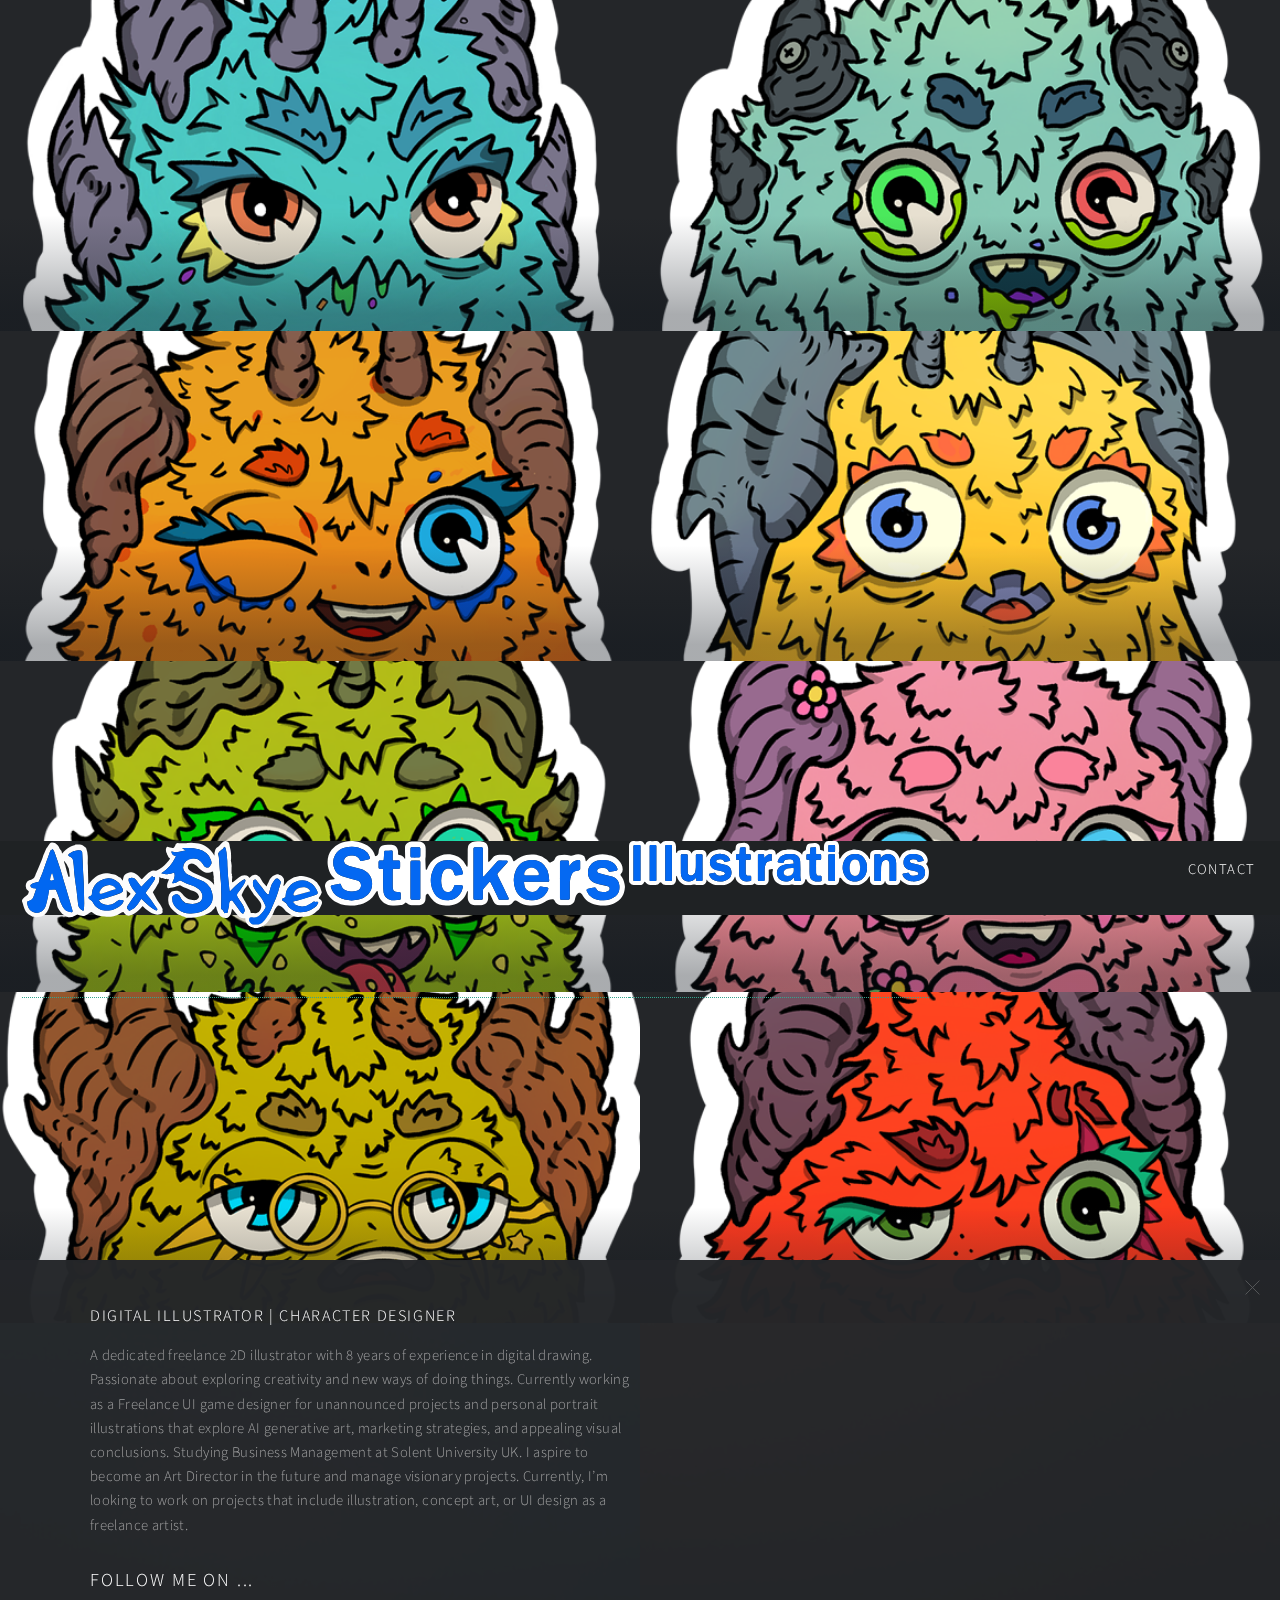
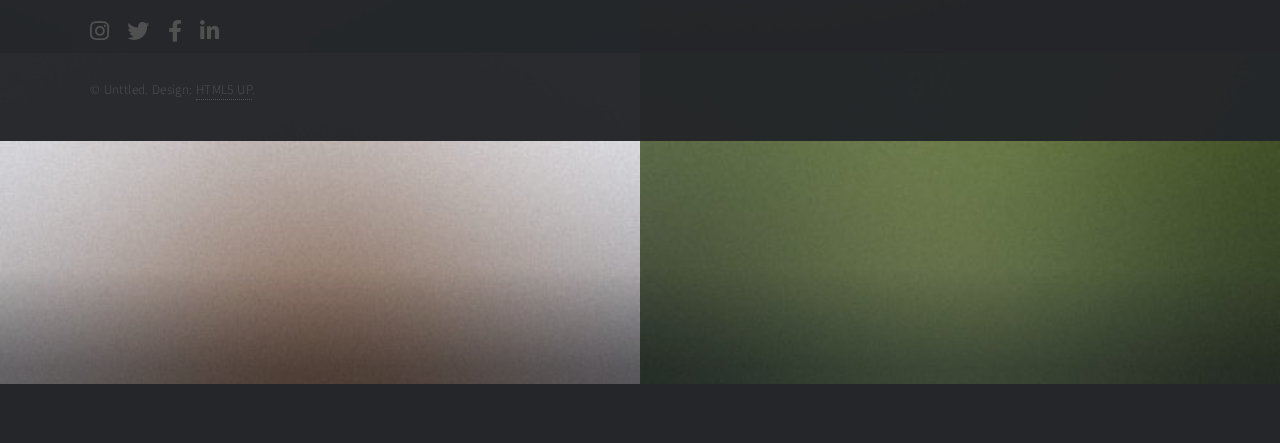
<file: index.html>
<!DOCTYPE HTML>
<!--
	Alex Skye
	html5up.net | @ajlkn
	Free for personal and commercial use under the CCA 3.0 license (html5up.net/license)
-->
<html>
	<head>
		<title>Alex Skye</title>
		<meta charset="utf-8" />
		<meta name="viewport" content="width=device-width, initial-scale=1, user-scalable=no" />
		<link rel="stylesheet" href="assets/css/main.css" />
		<noscript><link rel="stylesheet" href="assets/css/noscript.css" /></noscript>			
	
	</head>
	<body class="is-preload">

		<!-- Wrapper -->
			<div id="wrapper">

				<!-- Header -->
					<header id="header" class="desktop-header">

						<a href="index.html">
							<svg>
								<image xlink:href="Logo.svg" />
							  </svg>
						  </a>		
						<a href="index.html">
							<svg>
								<image xlink:href="Stickers.svg" />
							  </svg>
					    	</a>
						<a href="index.html">
							<svg>
								<image xlink:href="Illustrations.svg" />
							  </svg>
						    </a>			

						<nav>
							<ul>
								<li><a href="#footer">Contact</a></li>
							</ul>
						</nav>
					</header>

					<header id="header" class="mobile-header">
						<h1 class="menu-item-mobile">
							<a href="index.html"><strong>Alex Skye</strong></a>
						</h1>
						<nav><button class="hamburger-toggle" >MENU</button></nav>
					</header>

					<div class="menu-overlay">
						<h1 class="menu-close">X</h1>
						<h1 class="menu-item-mobile">
							<a href="index.html">[portfolio]</a>
						</h1>
						<h1 class="menu-item-mobile">
							<a href="stickers.html">Sticker Designs</a>
						</h1>
						<h1 class="menu-item-mobile"><a href="#footer">Contact</a></h1>
					</div>

				<!-- Main -->
					<div id="main">
						<article class="thumb">
							<a href="images/fulls/01.png" class="image"><img src="images/thumbs/thumb_01.png" alt="" /></a>
							
							<p>#</p>
						</article>
						<article class="thumb">
							<a href="images/fulls/02.png" class="image"><img src="images/thumbs/thumb_02.png" alt="" /></a>
							<p>#</p>
						</article>
						<article class="thumb">
							<a href="images/fulls/03.png" class="image"><img src="images/thumbs/thumb_03.png" alt="" /></a>
							<p>#</p>
						</article>
						<article class="thumb">
							<a href="images/fulls/04.png" class="image"><img src="images/thumbs/thumb_04.png" alt="" /></a>
							<p>#</p>
						</article>
						<article class="thumb">
							<a href="images/fulls/05.png" class="image"><img src="images/thumbs/thumb_05.png" alt="" /></a>
							<p>#</p>
						</article>
						<article class="thumb">
							<a href="images/fulls/06.png" class="image"><img src="images/thumbs/thumb_06.png" alt="" /></a>
							<p>#</p>
						</article>
						<article class="thumb">
							<a href="images/fulls/07.png" class="image"><img src="images/thumbs/thumb_07.png" alt="" /></a>
							<p>#</p>
						</article>
						<article class="thumb">
							<a href="images/fulls/08.png" class="image"><img src="images/thumbs/thumb_08.png" alt="" /></a>
							<p>#</p>
						</article>
						<article class="thumb">
							<a href="images/fulls/09.png" class="image"><img src="images/thumbs/09.jpg" alt="" /></a>
							<p>#</p>
						</article>
						<article class="thumb">
							<a href="images/fulls/10.png" class="image"><img src="images/thumbs/10.jpg" alt="" /></a>
							<p>#</p>
						</article>
						<article class="thumb">
							<a href="images/fulls/11.png" class="image"><img src="images/thumbs/11.jpg" alt="" /></a>
							<p>#</p>
						</article>
						<article class="thumb">
							<a href="images/fulls/12.png" class="image"><img src="images/thumbs/12.jpg" alt="" /></a>
							<p>#</p>
						</article>
					</div>

				<!-- Footer -->
					<footer id="footer" class="panel">
						<div class="inner split">
							<div>
								<section>
									<h3>Digital Illustrator | Character Designer</h3>
									<p>A dedicated freelance 2D illustrator with 8 years of experience in digital drawing. Passionate about exploring creativity and new ways of doing things. Currently working as a Freelance UI game designer for unannounced projects and personal portrait illustrations that explore AI generative art, marketing strategies, and appealing visual conclusions. Studying Business Management at Solent University UK. I aspire to become an Art Director in the future and manage visionary projects. Currently, I’m looking to work on projects that include illustration, concept art, or UI design as a freelance artist.
									</p>
								</section>
								<section>
									<h2>Follow me on ...</h2>
									<ul class="icons">
										<li><a href="https://www.instagram.com/alexskyeart/" class="icon brands fa-instagram"><span class="label">Instagram</span></a></li>
										<li><a href="https://twitter.com/alexskyeart" class="icon brands fa-twitter"><span class="label">Twitter</span></a></li>
										<li><a href="#" class="icon brands fa-facebook-f"><span class="label">Facebook</span></a></li>
										<li><a href="https://www.linkedin.com/in/alexandru-marasescu-888930193/" class="icon brands fa-linkedin-in"><span class="label">LinkedIn</span></a></li>
									</ul>
								</section>
								<p class="copyright">
									&copy; Unttled. Design: <a href="http://html5up.net">HTML5 UP</a>.
								</p>
							</div>
						</div>
					</footer>

			</div>

		<!-- Scripts -->
			<script src="assets/js/jquery.min.js"></script>
			<script src="assets/js/jquery.poptrox.min.js"></script>
			<script src="assets/js/browser.min.js"></script>
			<script src="assets/js/breakpoints.min.js"></script>
			<script src="assets/js/util.js"></script>
			<script src="assets/js/main.js"></script>
			<script>
				function menuOpen(){
					$('.menu-overlay').show()	
					$('.mobile-header').hide()
					$('#main').hide()
					$('body').css({paddingTop:0})
				}
				function menuClose(){
					$('.menu-overlay').hide()	
					$('.mobile-header').show()
					$('#main').show()
					$('body').css({paddingTop:'4em'})
				}

				$('.hamburger-toggle').on('click',menuOpen)
				$('.menu-close').on('click', menuClose)
			</script>
	</body>
</html>
</file>
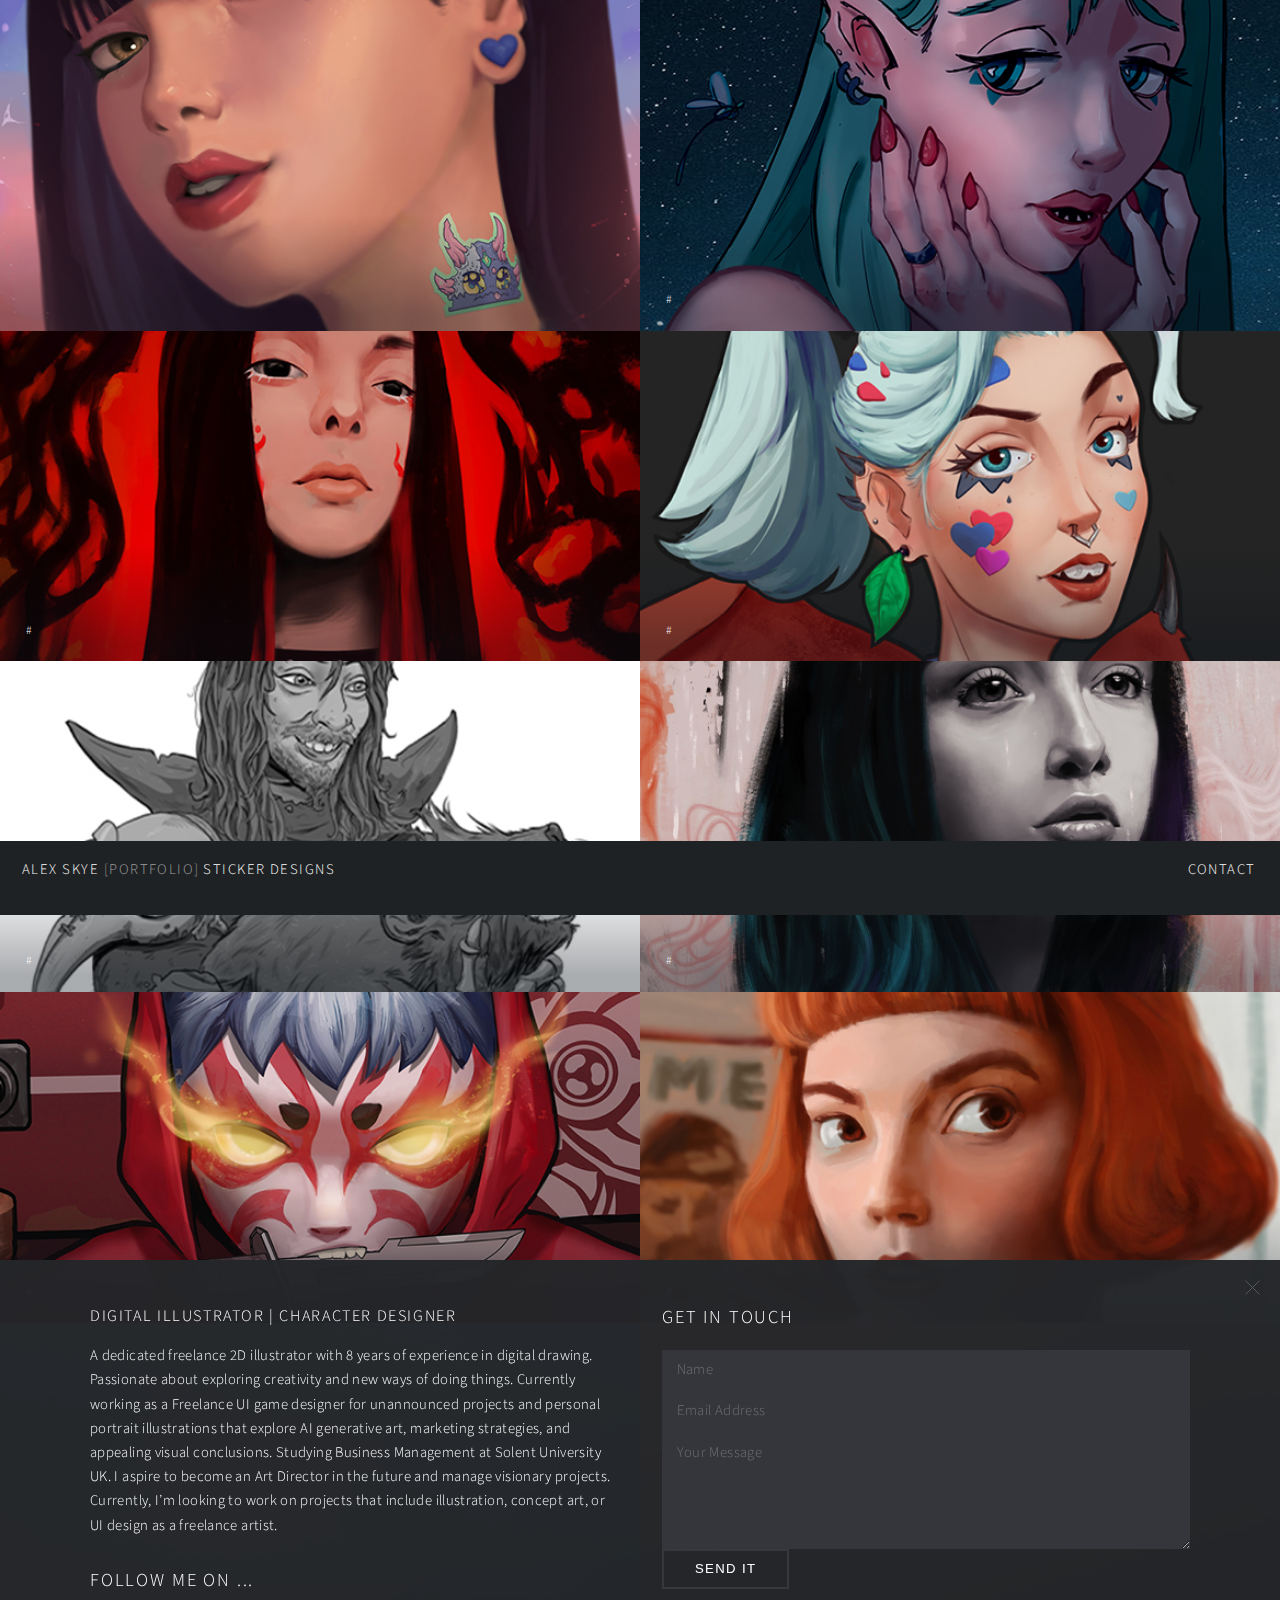
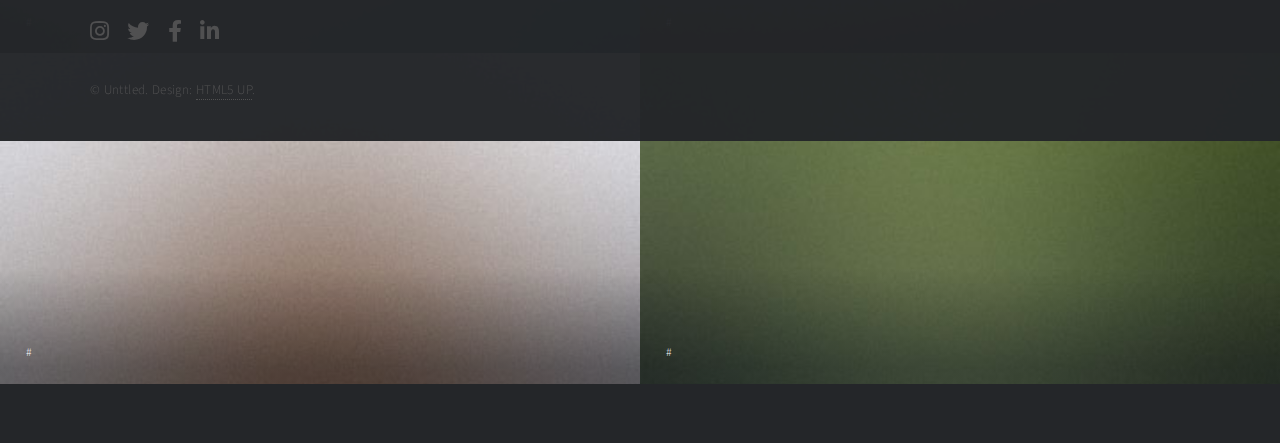
<file: Stickers.html>
<!DOCTYPE HTML>
<!--
	Alex Skye
	html5up.net | @ajlkn
	Free for personal and commercial use under the CCA 3.0 license (html5up.net/license)
-->
<html>
	<head>
		<title>Alex Skye</title>
		<meta charset="utf-8" />
		<meta name="viewport" content="width=device-width, initial-scale=1, user-scalable=no" />
		<link rel="stylesheet" href="assets/css/main.css" />
		<noscript><link rel="stylesheet" href="assets/css/noscript.css" /></noscript>
	</head>
	<body class="is-preload">

		<!-- Wrapper -->
			<div id="wrapper">

				<!-- Header -->
					<header id="header">
						<h1><a href="index.html"><strong>Alex Skye</strong> [portfolio]</a></h1>
						<h1><a href="stickers.html"><strong>Sticker Designs</a></h1>
						<nav>
							<ul>
								<li><a href="#footer" >Contact</a></li>
							</ul>
						</nav>
					</header>

				<!-- Main -->
					<div id="main">
						<article class="thumb">
							<a href="images/fulls/01.png" class="image"><img src="images/thumbs/01.jpg" alt="" /></a>
							
							<p>#</p>
						</article>
						<article class="thumb">
							<a href="images/fulls/02.png" class="image"><img src="images/thumbs/02.jpg" alt="" /></a>
							<h2>#</h2>
							<p>#</p>
						</article>
						<article class="thumb">
							<a href="images/fulls/03.png" class="image"><img src="images/thumbs/03.jpg" alt="" /></a>
							<h2>#</h2>
							<p>#</p>
						</article>
						<article class="thumb">
							<a href="images/fulls/04.png" class="image"><img src="images/thumbs/04.jpg" alt="" /></a>
							<h2>#</h2>
							<p>#</p>
						</article>
						<article class="thumb">
							<a href="images/fulls/05.png" class="image"><img src="images/thumbs/05.jpg" alt="" /></a>
							<h2>#</h2>
							<p>#</p>
						</article>
						<article class="thumb">
							<a href="images/fulls/06.png" class="image"><img src="images/thumbs/06.jpg" alt="" /></a>
							<h2>#</h2>
							<p>#</p>
						</article>
						<article class="thumb">
							<a href="images/fulls/07.png" class="image"><img src="images/thumbs/07.jpg" alt="" /></a>
							<h2>#</h2>
							<p>#</p>
						</article>
						<article class="thumb">
							<a href="images/fulls/08.png" class="image"><img src="images/thumbs/08.jpg" alt="" /></a>
							<h2>#</h2>
							<p>#</p>
						</article>
						<article class="thumb">
							<a href="images/fulls/09.png" class="image"><img src="images/thumbs/09.jpg" alt="" /></a>
							<h2>#</h2>
							<p>#</p>
						</article>
						<article class="thumb">
							<a href="images/fulls/10.png" class="image"><img src="images/thumbs/10.jpg" alt="" /></a>
							<h2>#</h2>
							<p>#</p>
						</article>
						<article class="thumb">
							<a href="images/fulls/11.png" class="image"><img src="images/thumbs/11.jpg" alt="" /></a>
							<h2>#</h2>
							<p>#</p>
						</article>
						<article class="thumb">
							<a href="images/fulls/12.png" class="image"><img src="images/thumbs/12.jpg" alt="" /></a>
							<h2>#</h2>
							<p>#</p>
						</article>
					</div>

				<!-- Footer -->
					<footer id="footer" class="panel">
						<div class="inner split">
							<div>
								<section>
									<h3>Digital Illustrator | Character Designer</h3>
									<p>A dedicated freelance 2D illustrator with 8 years of experience in digital drawing. Passionate about exploring creativity and new ways of doing things. Currently working as a Freelance UI game designer for unannounced projects and personal portrait illustrations that explore AI generative art, marketing strategies, and appealing visual conclusions. Studying Business Management at Solent University UK. I aspire to become an Art Director in the future and manage visionary projects. Currently, I’m looking to work on projects that include illustration, concept art, or UI design as a freelance artist.
									</p>
								</section>
								<section>
									<h2>Follow me on ...</h2>
									<ul class="icons">
										<li><a href="https://www.instagram.com/alexskyeart/" class="icon brands fa-instagram"><span class="label">Instagram</span></a></li>
										<li><a href="https://twitter.com/alexskyeart" class="icon brands fa-twitter"><span class="label">Twitter</span></a></li>
										<li><a href="#" class="icon brands fa-facebook-f"><span class="label">Facebook</span></a></li>
										<li><a href="https://www.linkedin.com/in/alexandru-marasescu-888930193/" class="icon brands fa-linkedin-in"><span class="label">LinkedIn</span></a></li>
									</ul>
								</section>
								<p class="copyright">
									&copy; Unttled. Design: <a href="http://html5up.net">HTML5 UP</a>.
								</p>
							</div>
							<div>
								<section>
									<h2>Get in touch</h2>
									<div class="container">
										<form target="_blank" action="https://formsubmit.co/b2287e7f8b92bbce9f58deabb1cbf030" method="POST">
										  <div class="form-group">
											<div class="form-row">
											  <div class="col">
												<input type="text" name="name" class="form-control" placeholder="Name" required>
											  </div>
											  <div class="col">
												<input type="email" name="email" class="form-control" placeholder="Email Address" required>
											  </div>
											</div>
										  </div>
										  <div class="form-group">
											<textarea placeholder="Your Message" class="form-control" name="message" rows="4" required></textarea>
										  </div>
										  <button type="submit" class="btn btn-lg btn-dark btn-block">Send it</button>
										</form>
									  </div>
						</div>
					</footer>

			</div>

		<!-- Scripts -->
			<script src="assets/js/jquery.min.js"></script>
			<script src="assets/js/jquery.poptrox.min.js"></script>
			<script src="assets/js/browser.min.js"></script>
			<script src="assets/js/breakpoints.min.js"></script>
			<script src="assets/js/util.js"></script>
			<script src="assets/js/main.js"></script>

	</body>
</html>
</file>
<file: assets/css/noscript.css>
/*
	Multiverse by HTML5 UP
	html5up.net | @ajlkn
	Free for personal and commercial use under the CCA 3.0 license (html5up.net/license)
*/

/* Wrapper */

	body.is-preload #wrapper:before {
		display: none;
	}

/* Main */

	body.is-preload #main .thumb {
		pointer-events: auto;
		opacity: 1;
	}

/* Header */

	body.is-preload #header {
		-moz-transform: none;
		-webkit-transform: none;
		-ms-transform: none;
		transform: none;
	}
</file>
<file: assets/css/main.css>
@import url(fontawesome-all.min.css);
@import url("https://fonts.googleapis.com/css?family=Source+Sans+Pro:300,300italic,400,400italic");

/*
	Multiverse by HTML5 UP
	html5up.net | @ajlkn
	Free for personal and commercial use under the CCA 3.0 license (html5up.net/license)
*/

@-moz-keyframes spinner {
	0% {
		-moz-transform: rotate(0deg);
		-webkit-transform: rotate(0deg);
		-ms-transform: rotate(0deg);
		transform: rotate(0deg);
	}

	100% {
		-moz-transform: rotate(359deg);
		-webkit-transform: rotate(359deg);
		-ms-transform: rotate(359deg);
		transform: rotate(359deg);
	}
}

@-webkit-keyframes spinner {
	0% {
		-moz-transform: rotate(0deg);
		-webkit-transform: rotate(0deg);
		-ms-transform: rotate(0deg);
		transform: rotate(0deg);
	}

	100% {
		-moz-transform: rotate(359deg);
		-webkit-transform: rotate(359deg);
		-ms-transform: rotate(359deg);
		transform: rotate(359deg);
	}
}

@-ms-keyframes spinner {
	0% {
		-moz-transform: rotate(0deg);
		-webkit-transform: rotate(0deg);
		-ms-transform: rotate(0deg);
		transform: rotate(0deg);
	}

	100% {
		-moz-transform: rotate(359deg);
		-webkit-transform: rotate(359deg);
		-ms-transform: rotate(359deg);
		transform: rotate(359deg);
	}
}

@keyframes spinner {
	0% {
		-moz-transform: rotate(0deg);
		-webkit-transform: rotate(0deg);
		-ms-transform: rotate(0deg);
		transform: rotate(0deg);
	}

	100% {
		-moz-transform: rotate(359deg);
		-webkit-transform: rotate(359deg);
		-ms-transform: rotate(359deg);
		transform: rotate(359deg);
	}
}

html, body, div, span, applet, object,
iframe, h1, h2, h3, h4, h5, h6, p, blockquote,
pre, a, abbr, acronym, address, big, cite,
code, del, dfn, em, img, ins, kbd, q, s, samp,
small, strike, strong, sub, sup, tt, var, b,
u, i, center, dl, dt, dd, ol, ul, li, fieldset,
form, label, legend, table, caption, tbody,
tfoot, thead, tr, th, td, article, aside,
canvas, details, embed, figure, figcaption,
footer, header, hgroup, menu, nav, output, ruby,
section, summary, time, mark, audio, video {
	margin: 0;
	padding: 0;
	border: 0;
	font-size: 100%;
	font: inherit;
	vertical-align: baseline;}

article, aside, details, figcaption, figure,
footer, header, hgroup, menu, nav, section {
	display: block;}

body {
	line-height: 1;
}

ol, ul {
	list-style: none;
}

blockquote, q {
	quotes: none;
}

	blockquote:before, blockquote:after, q:before, q:after {
		content: '';
		content: none;
	}

table {
	border-collapse: collapse;
	border-spacing: 0;
}

body {
	-webkit-text-size-adjust: none;
}

mark {
	background-color: transparent;
	color: inherit;
}

input::-moz-focus-inner {
	border: 0;
	padding: 0;
}

input, select, textarea {
	-moz-appearance: none;
	-webkit-appearance: none;
	-ms-appearance: none;
	appearance: none;
}

/* Basic */

	@-ms-viewport {
		width: device-width;
	}

	body {
		-ms-overflow-style: scrollbar;
	}

	@media screen and (max-width: 300px) {

		html, body {
			min-width: 300px;
		}

	}

	html {
		box-sizing: border-box;
	}

	*, *:before, *:after {
		box-sizing: inherit;
	}

	body {
		background: #242629;
	}

		body.is-preload *, body.is-preload *:before, body.is-preload *:after {
			-moz-animation: none !important;
			-webkit-animation: none !important;
			-ms-animation: none !important;
			animation: none !important;
			-moz-transition: none !important;
			-webkit-transition: none !important;
			-ms-transition: none !important;
			transition: none !important;
		}

		body.is-resizing *, body.is-resizing *:before, body.is-resizing *:after {
			-moz-animation: none !important;
			-webkit-animation: none !important;
			-ms-animation: none !important;
			animation: none !important;
			-moz-transition: none !important;
			-webkit-transition: none !important;
			-ms-transition: none !important;
			transition: none !important;
		}

/* Type */

	body, input, select, textarea {
		color: #a0a0a1;
		font-family: "Source Sans Pro", Helvetica, sans-serif;
		font-size: 15pt;
		font-weight: 300;
		letter-spacing: 0.025em;
		line-height: 1.65;
	}

		@media screen and (max-width: 1680px) {

			body, input, select, textarea {
				font-size: 11pt;
			}

		}

	a {
		-moz-transition: color 0.2s ease-in-out, border-bottom-color 0.2s ease-in-out;
		-webkit-transition: color 0.2s ease-in-out, border-bottom-color 0.2s ease-in-out;
		-ms-transition: color 0.2s ease-in-out, border-bottom-color 0.2s ease-in-out;
		transition: color 0.2s ease-in-out, border-bottom-color 0.2s ease-in-out;
		border-bottom: dotted 1px;
		color: #34a58e;
		text-decoration: none;
	}

		a:hover {
			border-bottom-color: solid;
			color: #b9581f !important;
		}

	strong, b {
		color: #ffffff;
		font-weight: 300;
	}

	em, i {
		font-style: italic;
	}

	p {
		margin: 0 0 2em 0;
	}

	h1, h2, h3, h4, h5, h6 {
		color: #ffffff;
		font-weight: 300;
		letter-spacing: 0.1em;
		line-height: 1.5;
		margin: 0 0 1em 0;
		text-transform: uppercase;
	}

		h1 a, h2 a, h3 a, h4 a, h5 a, h6 a {
			color: inherit;
			text-decoration: none;
		}

	h1 {
		font-size: 2em;
	}

	h2 {
		font-size: 1.25em;
	}

	h3 {
		font-size: 1.1em;
	}

	h4 {
		font-size: 1em;
	}

	h5 {
		font-size: 0.9em;
	}

	h6 {
		font-size: 0.7em;
	}

	@media screen and (max-width: 736px) {

		h2 {
			font-size: 1em;
		}

		h3 {
			font-size: 0.9em;
		}

		h4 {
			font-size: 0.8em;
		}

		h5 {
			font-size: 0.7em;
		}

		h6 {
			font-size: 0.7em;
		}

	}

	sub {
		font-size: 0.8em;
		position: relative;
		top: 0.5em;
	}

	sup {
		font-size: 0.8em;
		position: relative;
		top: -0.5em;
	}

	blockquote {
		border-left: 4px #36383c;
		font-style: italic;
		margin: 0 0 2em 0;
		padding: 0.5em 0 0.5em 2em;
	}

	code {
		background: #34363b;
		border: solid 1px #36383c;
		font-family: "Courier New", monospace;
		font-size: 0.9em;
		margin: 0 0.25em;
		padding: 0.25em 0.65em;
	}

	pre {
		-webkit-overflow-scrolling: touch;
		font-family: "Courier New", monospace;
		font-size: 0.9em;
		margin: 0 0 2em 0;
	}

		pre code {
			display: block;
			line-height: 1.75;
			padding: 1em 1.5em;
			overflow-x: auto;
		}

	hr {
		border: 0;
		border-bottom: solid 1px #36383c;
		margin: 2em 0;
	}

		hr.major {
			margin: 3em 0;
		}

	.align-left {
		text-align: left;
	}

	.align-center {
		text-align: center;
	}

	.align-right {
		text-align: right;
	}

/* Button */

	input[type="submit"],
	input[type="reset"],
	input[type="button"],
	button,
	.button {
		-moz-appearance: none;
		-webkit-appearance: none;
		-ms-appearance: none;
		appearance: none;
		-moz-transition: background-color 0.2s ease-in-out, box-shadow 0.2s ease-in-out, color 0.2s ease-in-out;
		-webkit-transition: background-color 0.2s ease-in-out, box-shadow 0.2s ease-in-out, color 0.2s ease-in-out;
		-ms-transition: background-color 0.2s ease-in-out, box-shadow 0.2s ease-in-out, color 0.2s ease-in-out;
		transition: background-color 0.2s ease-in-out, box-shadow 0.2s ease-in-out, color 0.2s ease-in-out;
		background-color: transparent;
		border: 0;
		border-radius: 0;
		box-shadow: inset 0 0 0 2px #36383c;
		color: #ffffff !important;
		cursor: pointer;
		display: inline-block;
		font-size: 0.9em;
		font-weight: 300;
		height: 3.05556em;
		letter-spacing: 0.1em;
		line-height: 3.05556em;
		padding: 0 2.5em;
		text-align: center;
		text-decoration: none;
		text-transform: uppercase;
		white-space: nowrap;
	}

		input[type="submit"]:hover,
		input[type="reset"]:hover,
		input[type="button"]:hover,
		button:hover,
		.button:hover {
			box-shadow: inset 0 0 0 2px #34a58e;
			color: #34a58e !important;
		}

			input[type="submit"]:hover:active,
			input[type="reset"]:hover:active,
			input[type="button"]:hover:active,
			button:hover:active,
			.button:hover:active {
				background-color: rgba(52, 165, 142, 0.15);
				color: #34a58e !important;
			}

		input[type="submit"].icon,
		input[type="reset"].icon,
		input[type="button"].icon,
		button.icon,
		.button.icon {
			padding-left: 1.35em;
		}

			input[type="submit"].icon:before,
			input[type="reset"].icon:before,
			input[type="button"].icon:before,
			button.icon:before,
			.button.icon:before {
				margin-right: 0.5em;
			}

		input[type="submit"].fit,
		input[type="reset"].fit,
		input[type="button"].fit,
		button.fit,
		.button.fit {
			width: 100%;
		}

		input[type="submit"].small,
		input[type="reset"].small,
		input[type="button"].small,
		button.small,
		.button.small {
			font-size: 0.8em;
		}

		input[type="submit"].large,
		input[type="reset"].large,
		input[type="button"].large,
		button.large,
		.button.large {
			font-size: 1.35em;
		}

		input[type="submit"].primary,
		input[type="reset"].primary,
		input[type="button"].primary,
		button.primary,
		.button.primary {
			background-color: #34a58e;
			box-shadow: none;
		}

			input[type="submit"].primary:hover,
			input[type="reset"].primary:hover,
			input[type="button"].primary:hover,
			button.primary:hover,
			.button.primary:hover {
				background-color: #47c5ab;
				color: #ffffff !important;
			}

				input[type="submit"].primary:hover:active,
				input[type="reset"].primary:hover:active,
				input[type="button"].primary:hover:active,
				button.primary:hover:active,
				.button.primary:hover:active {
					background-color: #287e6d;
				}

		input[type="submit"].disabled, input[type="submit"]:disabled,
		input[type="reset"].disabled,
		input[type="reset"]:disabled,
		input[type="button"].disabled,
		input[type="button"]:disabled,
		button.disabled,
		button:disabled,
		.button.disabled,
		.button:disabled {
			pointer-events: none;
			opacity: 0.35;
		}

/* Form */

	form {
		margin: 0 0 2em 0;
	}

		form > :last-child {
			margin-bottom: 0;
		}

		form > .fields {
			display: -moz-flex;
			display: -webkit-flex;
			display: -ms-flex;
			display: flex;
			-moz-flex-wrap: wrap;
			-webkit-flex-wrap: wrap;
			-ms-flex-wrap: wrap;
			flex-wrap: wrap;
			width: calc(100% + 3em);
			margin: -1.5em 0 2em -1.5em;
		}

			form > .fields > .field {
				-moz-flex-grow: 0;
				-webkit-flex-grow: 0;
				-ms-flex-grow: 0;
				flex-grow: 0;
				-moz-flex-shrink: 0;
				-webkit-flex-shrink: 0;
				-ms-flex-shrink: 0;
				flex-shrink: 0;
				padding: 1.5em 0 0 1.5em;
				width: calc(100% - 1.5em);
			}

				form > .fields > .field.half {
					width: calc(50% - 0.75em);
				}

				form > .fields > .field.third {
					width: calc(100%/3 - 0.5em);
				}

				form > .fields > .field.quarter {
					width: calc(25% - 0.375em);
				}

		@media screen and (max-width: 736px) {

			form > .fields {
				width: calc(100% + 3em);
				margin: -1.5em 0 2em -1.5em;
			}

				form > .fields > .field {
					padding: 1.5em 0 0 1.5em;
					width: calc(100% - 1.5em);
				}

					form > .fields > .field.half {
						width: calc(100% - 1.5em);
					}

					form > .fields > .field.third {
						width: calc(100% - 1.5em);
					}

					form > .fields > .field.quarter {
						width: calc(100% - 1.5em);
					}

		}

	label {
		color: #ffffff;
		display: block;
		font-size: 0.9em;
		font-weight: 300;
		margin: 0 0 1em 0;
	}

	input[type="text"],
	input[type="password"],
	input[type="email"],
	input[type="tel"],
	input[type="search"],
	input[type="url"],
	select,
	textarea {
		-moz-appearance: none;
		-webkit-appearance: none;
		-ms-appearance: none;
		appearance: none;
		background: #34363b;
		border: 0;
		border-radius: 0;
		color: #a0a0a1;
		display: block;
		outline: 0;
		padding: 0 1em;
		text-decoration: none;
		width: 100%;
	}

		input[type="text"]:invalid,
		input[type="password"]:invalid,
		input[type="email"]:invalid,
		input[type="tel"]:invalid,
		input[type="search"]:invalid,
		input[type="url"]:invalid,
		select:invalid,
		textarea:invalid {
			box-shadow: none;
		}

		input[type="text"]:focus,
		input[type="password"]:focus,
		input[type="email"]:focus,
		input[type="tel"]:focus,
		input[type="search"]:focus,
		input[type="url"]:focus,
		select:focus,
		textarea:focus {
			box-shadow: inset 0 0 0 2px #34a58e;
		}

	select {
		background-image: url("data:image/svg+xml;charset=utf8,%3Csvg xmlns='http://www.w3.org/2000/svg' width='40' height='40' preserveAspectRatio='none' viewBox='0 0 40 40'%3E%3Cpath d='M9.4,12.3l10.4,10.4l10.4-10.4c0.2-0.2,0.5-0.4,0.9-0.4c0.3,0,0.6,0.1,0.9,0.4l3.3,3.3c0.2,0.2,0.4,0.5,0.4,0.9 c0,0.4-0.1,0.6-0.4,0.9L20.7,31.9c-0.2,0.2-0.5,0.4-0.9,0.4c-0.3,0-0.6-0.1-0.9-0.4L4.3,17.3c-0.2-0.2-0.4-0.5-0.4-0.9 c0-0.4,0.1-0.6,0.4-0.9l3.3-3.3c0.2-0.2,0.5-0.4,0.9-0.4S9.1,12.1,9.4,12.3z' fill='%2336383c' /%3E%3C/svg%3E");
		background-size: 1.25rem;
		background-repeat: no-repeat;
		background-position: calc(100% - 1rem) center;
		height: 2.75em;
		padding-right: 2.75em;
		text-overflow: ellipsis;
	}

		select option {
			color: #ffffff;
			background: #242629;
		}

		select:focus::-ms-value {
			background-color: transparent;
		}

		select::-ms-expand {
			display: none;
		}

	input[type="text"],
	input[type="password"],
	input[type="email"],
	input[type="tel"],
	input[type="search"],
	input[type="url"],
	select {
		height: 2.75em;
	}

	textarea {
		padding: 0.75em 1em;
	}

	input[type="checkbox"],
	input[type="radio"] {
		-moz-appearance: none;
		-webkit-appearance: none;
		-ms-appearance: none;
		appearance: none;
		display: block;
		float: left;
		margin-right: -2em;
		opacity: 0;
		width: 1em;
		z-index: -1;
	}

		input[type="checkbox"] + label,
		input[type="radio"] + label {
			text-decoration: none;
			color: #a0a0a1;
			cursor: pointer;
			display: inline-block;
			font-size: 1em;
			font-weight: 300;
			padding-left: 2.4em;
			padding-right: 0.75em;
			position: relative;
		}

			input[type="checkbox"] + label:before,
			input[type="radio"] + label:before {
				-moz-osx-font-smoothing: grayscale;
				-webkit-font-smoothing: antialiased;
				display: inline-block;
				font-style: normal;
				font-variant: normal;
				text-rendering: auto;
				line-height: 1;
				text-transform: none !important;
				font-family: 'Font Awesome 5 Free';
				font-weight: 900;
			}

			input[type="checkbox"] + label:before,
			input[type="radio"] + label:before {
				background: #34363b;
				content: '';
				display: inline-block;
				font-size: 0.8em;
				height: 2.0625em;
				left: 0;
				line-height: 2.0625em;
				position: absolute;
				text-align: center;
				top: 0;
				width: 2.0625em;
			}

		input[type="checkbox"]:checked + label:before,
		input[type="radio"]:checked + label:before {
			background: #34a58e;
			border-color: #34a58e;
			color: #ffffff;
			content: '\f00c';
		}

		input[type="checkbox"]:focus + label:before,
		input[type="radio"]:focus + label:before {
			box-shadow: 0 0 0 2px #34a58e;
		}

	input[type="radio"] + label:before {
		border-radius: 100%;
	}

	::-webkit-input-placeholder {
		color: #707071 !important;
		opacity: 1.0;
	}

	:-moz-placeholder {
		color: #707071 !important;
		opacity: 1.0;
	}

	::-moz-placeholder {
		color: #707071 !important;
		opacity: 1.0;
	}

	:-ms-input-placeholder {
		color: #707071 !important;
		opacity: 1.0;
	}

/* Icon */

	.icon {
		text-decoration: none;
		border-bottom: none;
		position: relative;
	}

		.icon:before {
			-moz-osx-font-smoothing: grayscale;
			-webkit-font-smoothing: antialiased;
			display: inline-block;
			font-style: normal;
			font-variant: normal;
			text-rendering: auto;
			line-height: 1;
			text-transform: none !important;
			font-family: 'Font Awesome 5 Free';
			font-weight: 400;
		}

		.icon > .label {
			display: none;
		}

		.icon:before {
			line-height: inherit;
		}

		.icon.solid:before {
			font-weight: 900;
		}

		.icon.brands:before {
			font-family: 'Font Awesome 5 Brands';
		}

/* List */

	ol {
		list-style: decimal;
		margin: 0 0 2em 0;
		padding-left: 1.25em;
	}

		ol li {
			padding-left: 0.25em;
		}

	ul {
		list-style: disc;
		margin: 0 0 2em 0;
		padding-left: 1em;
	}

		ul li {
			padding-left: 0.5em;
		}

		ul.alt {
			list-style: none;
			padding-left: 0;
		}

			ul.alt li {
				border-top: solid 1px #36383c;
				padding: 0.5em 0;
			}

				ul.alt li:first-child {
					border-top: 0;
					padding-top: 0;
				}

	dl {
		margin: 0 0 2em 0;
	}

		dl dt {
			display: block;
			font-weight: 300;
			margin: 0 0 1em 0;
		}

		dl dd {
			margin-left: 2em;
		}

/* Actions */

	ul.actions {
		display: -moz-flex;
		display: -webkit-flex;
		display: -ms-flex;
		display: flex;
		cursor: default;
		list-style: none;
		margin-left: -1em;
		padding-left: 0;
	}

		ul.actions li {
			padding: 0 0 0 1em;
			vertical-align: middle;
		}

		ul.actions.special {
			-moz-justify-content: center;
			-webkit-justify-content: center;
			-ms-justify-content: center;
			justify-content: center;
			width: 100%;
			margin-left: 0;
		}

			ul.actions.special li:first-child {
				padding-left: 0;
			}

		ul.actions.stacked {
			-moz-flex-direction: column;
			-webkit-flex-direction: column;
			-ms-flex-direction: column;
			flex-direction: column;
			margin-left: 0;
		}

			ul.actions.stacked li {
				padding: 1.3em 0 0 0;
			}

				ul.actions.stacked li:first-child {
					padding-top: 0;
				}

		ul.actions.fit {
			width: calc(100% + 1em);
		}

			ul.actions.fit li {
				-moz-flex-grow: 1;
				-webkit-flex-grow: 1;
				-ms-flex-grow: 1;
				flex-grow: 1;
				-moz-flex-shrink: 1;
				-webkit-flex-shrink: 1;
				-ms-flex-shrink: 1;
				flex-shrink: 1;
				width: 100%;
			}

				ul.actions.fit li > * {
					width: 100%;
				}

			ul.actions.fit.stacked {
				width: 100%;
			}

		@media screen and (max-width: 480px) {

			ul.actions:not(.fixed) {
				-moz-flex-direction: column;
				-webkit-flex-direction: column;
				-ms-flex-direction: column;
				flex-direction: column;
				margin-left: 0;
				width: 100% !important;
			}

				ul.actions:not(.fixed) li {
					-moz-flex-grow: 1;
					-webkit-flex-grow: 1;
					-ms-flex-grow: 1;
					flex-grow: 1;
					-moz-flex-shrink: 1;
					-webkit-flex-shrink: 1;
					-ms-flex-shrink: 1;
					flex-shrink: 1;
					padding: 1em 0 0 0;
					text-align: center;
					width: 100%;
				}

					ul.actions:not(.fixed) li > * {
						width: 100%;
					}

					ul.actions:not(.fixed) li:first-child {
						padding-top: 0;
					}

					ul.actions:not(.fixed) li input[type="submit"],
					ul.actions:not(.fixed) li input[type="reset"],
					ul.actions:not(.fixed) li input[type="button"],
					ul.actions:not(.fixed) li button,
					ul.actions:not(.fixed) li .button {
						width: 100%;
					}

						ul.actions:not(.fixed) li input[type="submit"].icon:before,
						ul.actions:not(.fixed) li input[type="reset"].icon:before,
						ul.actions:not(.fixed) li input[type="button"].icon:before,
						ul.actions:not(.fixed) li button.icon:before,
						ul.actions:not(.fixed) li .button.icon:before {
							margin-left: -0.5rem;
						}

		}

/* Icons */

	ul.icons {
		cursor: default;
		list-style: none;
		padding-left: 0;
	}

		ul.icons li {
			display: inline-block;
			padding: 0 1em 0 0;
		}

			ul.icons li:last-child {
				padding-right: 0;
			}

			ul.icons li .icon {
				color: #505051;
			}

				ul.icons li .icon:before {
					font-size: 1.5em;
				}

/* Table */

	.table-wrapper {
		-webkit-overflow-scrolling: touch;
		overflow-x: auto;
	}

	table {
		margin: 0 0 2em 0;
		width: 100%;
	}

		table tbody tr {
			border: solid 1px #36383c;
			border-left: 0;
			border-right: 0;
		}

			table tbody tr:nth-child(2n + 1) {
				background-color: #34363b;
			}

		table td {
			padding: 0.75em 0.75em;
		}

		table th {
			color: #ffffff;
			font-size: 0.9em;
			font-weight: 300;
			padding: 0 0.75em 0.75em 0.75em;
			text-align: left;
		}

		table thead {
			border-bottom: solid 2px #36383c;
		}

		table tfoot {
			border-top: solid 2px #36383c;
		}

		table.alt {
			border-collapse: separate;
		}

			table.alt tbody tr td {
				border: solid 1px #36383c;
				border-left-width: 0;
				border-top-width: 0;
			}

				table.alt tbody tr td:first-child {
					border-left-width: 1px;
				}

			table.alt tbody tr:first-child td {
				border-top-width: 1px;
			}

			table.alt thead {
				border-bottom: 0;
			}

			table.alt tfoot {
				border-top: 0;
			}

/* Panel */

	.panel {
		padding: 4em 4em 2em 4em ;
		-moz-transform: translateY(100vh);
		-webkit-transform: translateY(100vh);
		-ms-transform: translateY(100vh);
		transform: translateY(100vh);
		-moz-transition: -moz-transform 0.5s ease;
		-webkit-transition: -webkit-transform 0.5s ease;
		-ms-transition: -ms-transform 0.5s ease;
		transition: transform 0.5s ease;
		-webkit-overflow-scrolling: touch;
		background: rgba(36, 38, 41, 0.975);
		bottom: 4em;
		left: 0;
		max-height: calc(80vh - 4em);
		overflow-y: auto;
		position: fixed;
		width: 100%;
		z-index: 10001;
	}

		.panel.active {
			-moz-transform: translateY(1px);
			-webkit-transform: translateY(1px);
			-ms-transform: translateY(1px);
			transform: translateY(1px);
		}

		.panel > .inner {
			margin: 0 auto;
			max-width: 100%;
			width: 75em;
		}

			.panel > .inner.split {
				display: -moz-flex;
				display: -webkit-flex;
				display: -ms-flex;
				display: flex;
			}

				.panel > .inner.split > div {
					margin-left: 4em;
					width: 50%;
				}

				.panel > .inner.split > :first-child {
					margin-left: 0;
				}

		.panel > .closer {
			-moz-transition: opacity 0.2s ease-in-out;
			-webkit-transition: opacity 0.2s ease-in-out;
			-ms-transition: opacity 0.2s ease-in-out;
			transition: opacity 0.2s ease-in-out;
			background-image: url("images/close.svg");
			background-position: center;
			background-repeat: no-repeat;
			background-size: 3em;
			cursor: pointer;
			height: 5em;
			opacity: 0.25;
			position: absolute;
			right: 0;
			top: 0;
			width: 5em;
			z-index: 2;
		}

			.panel > .closer:hover {
				opacity: 1.0;
			}

		@media screen and (max-width: 1280px) {

			.panel {
				padding: 3em 3em 1em 3em ;
			}

				.panel > .inner.split > div {
					margin-left: 3em;
				}

				.panel > .closer {
					background-size: 2.5em;
					background-position: 75% 25%;
				}

		}

		@media screen and (max-width: 980px) {

			.panel > .inner.split {
				-moz-flex-direction: column;
				-webkit-flex-direction: column;
				-ms-flex-direction: column;
				flex-direction: column;
			}

				.panel > .inner.split > div {
					margin-left: 0;
					width: 100%;
				}

		}

		@media screen and (max-width: 736px) {

			.panel {
				-moz-transform: translateY(-100vh);
				-webkit-transform: translateY(-100vh);
				-ms-transform: translateY(-100vh);
				transform: translateY(-100vh);
				padding: 4em 2em 2em 2em ;
				bottom: auto;
				top: calc(4em - 1px);
			}

				.panel.active {
					-moz-transform: translateY(0);
					-webkit-transform: translateY(0);
					-ms-transform: translateY(0);
					transform: translateY(0);
				}

		}

/* Poptrox Popup */

	.poptrox-overlay {
		-webkit-tap-highlight-color: rgba(255, 255, 255, 0);
	}

	.poptrox-popup {
		background: rgba(31, 34, 36, 0.925);
		box-shadow: 0 1em 3em 0.5em rgba(0, 0, 0, 0.25);
		cursor: default;
	}

		.poptrox-popup:before {
			-moz-transition: opacity 0.2s ease-in-out;
			-webkit-transition: opacity 0.2s ease-in-out;
			-ms-transition: opacity 0.2s ease-in-out;
			transition: opacity 0.2s ease-in-out;
			background-image: -moz-linear-gradient(to left, rgba(31,34,36,0.35), rgba(31,34,36,0) 10em, rgba(31,34,36,0)), -moz-linear-gradient(to right, rgba(31,34,36,0.35), rgba(31,34,36,0) 10em, rgba(31,34,36,0));
			background-image: -webkit-linear-gradient(to left, rgba(31,34,36,0.35), rgba(31,34,36,0) 10em, rgba(31,34,36,0)), -webkit-linear-gradient(to right, rgba(31,34,36,0.35), rgba(31,34,36,0) 10em, rgba(31,34,36,0));
			background-image: -ms-linear-gradient(to left, rgba(31,34,36,0.35), rgba(31,34,36,0) 10em, rgba(31,34,36,0)), -ms-linear-gradient(to right, rgba(31,34,36,0.35), rgba(31,34,36,0) 10em, rgba(31,34,36,0));
			background-image: linear-gradient(to left, rgba(31,34,36,0.35), rgba(31,34,36,0) 10em, rgba(31,34,36,0)), linear-gradient(to right, rgba(31,34,36,0.35), rgba(31,34,36,0) 10em, rgba(31,34,36,0));
			content: '';
			display: block;
			height: 100%;
			left: 0;
			position: absolute;
			top: 0;
			width: 100%;
			z-index: 1;
			opacity: 1;
		}

		.poptrox-popup .closer {
			-moz-transition: opacity 0.2s ease-in-out;
			-webkit-transition: opacity 0.2s ease-in-out;
			-ms-transition: opacity 0.2s ease-in-out;
			transition: opacity 0.2s ease-in-out;
			background-image: url("images/close.svg");
			background-position: center;
			background-repeat: no-repeat;
			background-size: 3em;
			height: 5em;
			opacity: 0;
			position: absolute;
			right: 0;
			top: 0;
			width: 5em;
			z-index: 2;
		}

		.poptrox-popup .nav-previous,
		.poptrox-popup .nav-next {
			-moz-transition: opacity 0.2s ease-in-out;
			-webkit-transition: opacity 0.2s ease-in-out;
			-ms-transition: opacity 0.2s ease-in-out;
			transition: opacity 0.2s ease-in-out;
			background-image: url("images/arrow.svg");
			background-position: center;
			background-repeat: no-repeat;
			background-size: 5em;
			cursor: pointer;
			height: 8em;
			margin-top: -4em;
			opacity: 0;
			position: absolute;
			top: 50%;
			width: 6em;
			z-index: 2;
		}

		.poptrox-popup .nav-previous {
			-moz-transform: scaleX(-1);
			-webkit-transform: scaleX(-1);
			-ms-transform: scaleX(-1);
			transform: scaleX(-1);
			left: 0;
		}

		.poptrox-popup .nav-next {
			right: 0;
		}

		.poptrox-popup .caption {
			padding: 2em 2em 0.1em 2em ;
			background-image: -moz-linear-gradient(to top, rgba(16,16,16,0.45) 25%, rgba(16,16,16,0) 100%);
			background-image: -webkit-linear-gradient(to top, rgba(16,16,16,0.45) 25%, rgba(16,16,16,0) 100%);
			background-image: -ms-linear-gradient(to top, rgba(16,16,16,0.45) 25%, rgba(16,16,16,0) 100%);
			background-image: linear-gradient(to top, rgba(16,16,16,0.45) 25%, rgba(16,16,16,0) 100%);
			bottom: 0;
			cursor: default;
			left: 0;
			position: absolute;
			text-align: left;
			width: 100%;
			z-index: 2;
		}

			.poptrox-popup .caption h2, .poptrox-popup .caption h3, .poptrox-popup .caption h4, .poptrox-popup .caption h5, .poptrox-popup .caption h6 {
				margin: 0 0 0.5em 0;
			}

			.poptrox-popup .caption p {
				color: #ffffff;
			}

		.poptrox-popup .loader {
			-moz-animation: spinner 1s infinite linear !important;
			-webkit-animation: spinner 1s infinite linear !important;
			-ms-animation: spinner 1s infinite linear !important;
			animation: spinner 1s infinite linear !important;
			background-image: url("images/spinner.svg");
			background-position: center;
			background-repeat: no-repeat;
			background-size: contain;
			display: block;
			font-size: 2em;
			height: 2em;
			left: 50%;
			line-height: 2em;
			margin: -1em 0 0 -1em;
			opacity: 0.25;
			position: absolute;
			text-align: center;
			top: 50%;
			width: 2em;
		}

		.poptrox-popup:hover .closer,
		.poptrox-popup:hover .nav-previous,
		.poptrox-popup:hover .nav-next {
			opacity: 0.5;
		}

			.poptrox-popup:hover .closer:hover,
			.poptrox-popup:hover .nav-previous:hover,
			.poptrox-popup:hover .nav-next:hover {
				opacity: 1.0;
			}

		.poptrox-popup.loading:before {
			opacity: 0;
		}

		body.touch .poptrox-popup .closer,
		body.touch .poptrox-popup .nav-previous,
		body.touch .poptrox-popup .nav-next {
			opacity: 1.0 !important;
		}

		@media screen and (max-width: 980px) {

			.poptrox-popup .closer {
				background-size: 3em;
			}

			.poptrox-popup .nav-previous,
			.poptrox-popup .nav-next {
				background-size: 4em;
			}

		}

		@media screen and (max-width: 736px) {

			.poptrox-popup:before {
				display: none;
			}

			.poptrox-popup .caption {
				display: none !important;
			}

			.poptrox-popup .closer,
			.poptrox-popup .nav-previous,
			.poptrox-popup .nav-next {
				display: none !important;
			}

		}

/* Wrapper */

	#wrapper {
		-moz-transition: -moz-filter 0.5s ease, -webkit-filter 0.5s ease, -ms-filter 0.5s ease, -moz-filter 0.5s ease;
		-webkit-transition: -moz-filter 0.5s ease, -webkit-filter 0.5s ease, -ms-filter 0.5s ease, -webkit-filter 0.5s ease;
		-ms-transition: -moz-filter 0.5s ease, -webkit-filter 0.5s ease, -ms-filter 0.5s ease, -ms-filter 0.5s ease;
		transition: -moz-filter 0.5s ease, -webkit-filter 0.5s ease, -ms-filter 0.5s ease, filter 0.5s ease;
		position: relative;
	}

		#wrapper:after {
			pointer-events: none;
			-moz-transition: opacity 0.5s ease, visibility 0.5s;
			-webkit-transition: opacity 0.5s ease, visibility 0.5s;
			-ms-transition: opacity 0.5s ease, visibility 0.5s;
			transition: opacity 0.5s ease, visibility 0.5s;
			background: rgba(36, 38, 41, 0.5);
			content: '';
			display: block;
			height: 100%;
			left: 0;
			opacity: 0;
			position: absolute;
			top: 0;
			visibility: hidden;
			width: 100%;
			z-index: 1;
		}

			body.ie #wrapper:after {
				background: rgba(36, 38, 41, 0.8);
			}

		body.modal-active #wrapper {
			-moz-filter: blur(8px);
			-webkit-filter: blur(8px);
			-ms-filter: blur(8px);
			filter: blur(8px);
		}

			body.modal-active #wrapper:after {
				pointer-events: auto;
				opacity: 1;
				visibility: visible;
				z-index: 10003;
			}

		#wrapper:before {
			-moz-animation: spinner 1s infinite linear !important;
			-webkit-animation: spinner 1s infinite linear !important;
			-ms-animation: spinner 1s infinite linear !important;
			animation: spinner 1s infinite linear !important;
			pointer-events: none;
			-moz-transition: top 0.75s ease-in-out, opacity 0.35s ease-out, visibility 0.35s;
			-webkit-transition: top 0.75s ease-in-out, opacity 0.35s ease-out, visibility 0.35s;
			-ms-transition: top 0.75s ease-in-out, opacity 0.35s ease-out, visibility 0.35s;
			transition: top 0.75s ease-in-out, opacity 0.35s ease-out, visibility 0.35s;
			background-image: url("images/spinner.svg");
			background-position: center;
			background-repeat: no-repeat;
			background-size: contain;
			content: '';
			display: block;
			font-size: 2em;
			height: 2em;
			left: 50%;
			line-height: 2em;
			margin: -1em 0 0 -1em;
			opacity: 0;
			position: fixed;
			text-align: center;
			top: 75%;
			visibility: hidden;
			width: 2em;
		}

		body.is-preload #wrapper:before {
			-moz-transition: opacity 1s ease-out !important;
			-webkit-transition: opacity 1s ease-out !important;
			-ms-transition: opacity 1s ease-out !important;
			transition: opacity 1s ease-out !important;
			-moz-transition-delay: 0.5s !important;
			-webkit-transition-delay: 0.5s !important;
			-ms-transition-delay: 0.5s !important;
			transition-delay: 0.5s !important;
			opacity: 0.25;
			top: 50%;
			visibility: visible;
		}

/* Header */

	body {
		padding: 0 0 4em 0;
	}

	#header {
		-moz-transform: translateY(0);
		-webkit-transform: translateY(0);
		-ms-transform: translateY(0);
		transform: translateY(0);
		-moz-transition: -moz-transform 1s ease;
		-webkit-transition: -webkit-transform 1s ease;
		-ms-transition: -ms-transform 1s ease;
		transition: transform 1s ease;
		-moz-user-select: none;
		-ms-user-select: none;
		-webkit-user-select: none;
		background: #1f2224;
		bottom: -1em;
		height: 5em;
		left: 0;
		line-height: 4em;
		padding: 0 1.5em;
		position: fixed;
		user-select: none;
		width: 100%;
		z-index: 10002;
	}

		body.is-preload #header {
			-moz-transform: translateY(4em);
			-webkit-transform: translateY(4em);
			-ms-transform: translateY(4em);
			transform: translateY(4em);
		}

		#header h1 {
			color: #a0a0a1;
			display: inline-block;
			font-size: 1em;
			line-height: 1;
			margin: 0;
			vertical-align: middle;
		}

			#header h1 a {
				border: 0;
				color: inherit;
			}

				#header h1 a:hover {
					color: inherit !important;
				}

		#header nav {
			position: absolute;
			right: 0;
			top: 0;
		}

			#header nav > ul {
				list-style: none;
				margin: 0;
				padding: 0;
			}

				#header nav > ul > li {
					display: inline-block;
					padding: 0;
				}

					#header nav > ul > li a {
						-moz-transition: background-color 0.5s ease;
						-webkit-transition: background-color 0.5s ease;
						-ms-transition: background-color 0.5s ease;
						transition: background-color 0.5s ease;
						border: 0;
						color: #ffffff;
						display: inline-block;
						letter-spacing: 0.1em;
						padding: 0 1.65em;
						text-transform: uppercase;
					}

						#header nav > ul > li a.icon:before {
							color: #505051;
							float: right;
							margin-left: 0.75em;
						}

						#header nav > ul > li a:hover {
							color: #ffffff !important;
						}

						#header nav > ul > li a.active {
							background-color: #242629;
						}

	@media screen and (max-width: 736px) {

		body {
			padding: 4em 0 0 0;
		}

		#header {
			-moz-transform: translateY(0);
			-webkit-transform: translateY(0);
			-ms-transform: translateY(0);
			transform: translateY(0);
			bottom: auto;
			height: 4em;
			padding: 0 1em;
			top: 0;
		}

			body.is-preload #header {
				-moz-transform: translateY(-3.4em);
				-webkit-transform: translateY(-3.4em);
				-ms-transform: translateY(-3.4em);
				transform: translateY(-3.4em);
			}

			#header h1 {
				font-size: 0.9em;
			}

			#header nav > ul > li a {
				font-size: 0.9em;
				padding: 0 1.15em;
			}

	}

/* Main */

	#main {
		-moz-transition: -moz-filter 0.5s ease, -webkit-filter 0.5s ease, -ms-filter 0.5s ease, -moz-filter 0.5s ease;
		-webkit-transition: -moz-filter 0.5s ease, -webkit-filter 0.5s ease, -ms-filter 0.5s ease, -webkit-filter 0.5s ease;
		-ms-transition: -moz-filter 0.5s ease, -webkit-filter 0.5s ease, -ms-filter 0.5s ease, -ms-filter 0.5s ease;
		transition: -moz-filter 0.5s ease, -webkit-filter 0.5s ease, -ms-filter 0.5s ease, filter 0.5s ease;
		display: -moz-flex;
		display: -webkit-flex;
		display: -ms-flex;
		display: flex;
		-moz-flex-wrap: wrap;
		-webkit-flex-wrap: wrap;
		-ms-flex-wrap: wrap;
		flex-wrap: wrap;
		-webkit-tap-highlight-color: rgba(255, 255, 255, 0);
	}

		#main .thumb {
			-moz-transition: opacity 1.25s ease-in-out;
			-webkit-transition: opacity 1.25s ease-in-out;
			-ms-transition: opacity 1.25s ease-in-out;
			transition: opacity 1.25s ease-in-out;
			pointer-events: auto;
			-webkit-tap-highlight-color: rgba(255, 255, 255, 0);
			opacity: 1;
			overflow: hidden;
			position: relative;
		}

			#main .thumb:after {
				background-image: -moz-linear-gradient(to top, rgba(10,17,25,0.35) 5%, rgba(10,17,25,0) 35%);
				background-image: -webkit-linear-gradient(to top, rgba(10,17,25,0.35) 5%, rgba(10,17,25,0) 35%);
				background-image: -ms-linear-gradient(to top, rgba(10,17,25,0.35) 5%, rgba(10,17,25,0) 35%);
				background-image: linear-gradient(to top, rgba(10,17,25,0.35) 5%, rgba(10,17,25,0) 35%);
				pointer-events: none;
				background-size: cover;
				content: '';
				display: block;
				height: 100%;
				left: 0;
				position: absolute;
				top: 0;
				width: 100%;
			}

			#main .thumb > .image {
				-webkit-tap-highlight-color: rgba(255, 255, 255, 0);
				background-position: center;
				background-repeat: no-repeat;
				background-size: cover;
				border: 0;
				height: 100%;
				left: 0;
				position: absolute;
				top: 0;
				width: 100%;
			}

			#main .thumb > h2 {
				pointer-events: none;
				bottom: 1.875em;
				font-size: 0.8em;
				left: 2.1875em;
				margin: 0;
				position: absolute;
				z-index: 1;
			}

			#main .thumb > p {
				display: none;
			}

		#main:after {
			pointer-events: none;
			-moz-transition: opacity 0.5s ease, visibility 0.5s;
			-webkit-transition: opacity 0.5s ease, visibility 0.5s;
			-ms-transition: opacity 0.5s ease, visibility 0.5s;
			transition: opacity 0.5s ease, visibility 0.5s;
			background: rgba(36, 38, 41, 0.25);
			content: '';
			display: block;
			height: 100%;
			left: 0;
			opacity: 0;
			position: absolute;
			top: 0;
			visibility: hidden;
			width: 100%;
			z-index: 1;
		}

			body.ie #main:after {
				background: rgba(36, 38, 41, 0.55);
			}

		body.content-active #main {
			-moz-filter: blur(6px);
			-webkit-filter: blur(6px);
			-ms-filter: blur(6px);
			filter: blur(6px);
		}

			body.content-active #main:after {
				pointer-events: auto;
				opacity: 1;
				visibility: visible;
			}

		body.is-preload #main .thumb {
			pointer-events: none;
			opacity: 0;
		}

		#main .thumb {
			-moz-transition-delay: 2.525s;
			-webkit-transition-delay: 2.525s;
			-ms-transition-delay: 2.525s;
			transition-delay: 2.525s;
			height: calc(40vh - 2em);
			min-height: 20em;
			width: 25%;
		}

			#main .thumb:nth-child(1) {
				-moz-transition-delay: 0.65s;
				-webkit-transition-delay: 0.65s;
				-ms-transition-delay: 0.65s;
				transition-delay: 0.65s;
			}

			#main .thumb:nth-child(2) {
				-moz-transition-delay: 0.8s;
				-webkit-transition-delay: 0.8s;
				-ms-transition-delay: 0.8s;
				transition-delay: 0.8s;
			}

			#main .thumb:nth-child(3) {
				-moz-transition-delay: 0.95s;
				-webkit-transition-delay: 0.95s;
				-ms-transition-delay: 0.95s;
				transition-delay: 0.95s;
			}

			#main .thumb:nth-child(4) {
				-moz-transition-delay: 1.1s;
				-webkit-transition-delay: 1.1s;
				-ms-transition-delay: 1.1s;
				transition-delay: 1.1s;
			}

			#main .thumb:nth-child(5) {
				-moz-transition-delay: 1.25s;
				-webkit-transition-delay: 1.25s;
				-ms-transition-delay: 1.25s;
				transition-delay: 1.25s;
			}

			#main .thumb:nth-child(6) {
				-moz-transition-delay: 1.4s;
				-webkit-transition-delay: 1.4s;
				-ms-transition-delay: 1.4s;
				transition-delay: 1.4s;
			}

			#main .thumb:nth-child(7) {
				-moz-transition-delay: 1.55s;
				-webkit-transition-delay: 1.55s;
				-ms-transition-delay: 1.55s;
				transition-delay: 1.55s;
			}

			#main .thumb:nth-child(8) {
				-moz-transition-delay: 1.7s;
				-webkit-transition-delay: 1.7s;
				-ms-transition-delay: 1.7s;
				transition-delay: 1.7s;
			}

			#main .thumb:nth-child(9) {
				-moz-transition-delay: 1.85s;
				-webkit-transition-delay: 1.85s;
				-ms-transition-delay: 1.85s;
				transition-delay: 1.85s;
			}

			#main .thumb:nth-child(10) {
				-moz-transition-delay: 2s;
				-webkit-transition-delay: 2s;
				-ms-transition-delay: 2s;
				transition-delay: 2s;
			}

			#main .thumb:nth-child(11) {
				-moz-transition-delay: 2.15s;
				-webkit-transition-delay: 2.15s;
				-ms-transition-delay: 2.15s;
				transition-delay: 2.15s;
			}

			#main .thumb:nth-child(12) {
				-moz-transition-delay: 2.3s;
				-webkit-transition-delay: 2.3s;
				-ms-transition-delay: 2.3s;
				transition-delay: 2.3s;
			}

		@media screen and (max-width: 1680px) {

			#main .thumb {
				-moz-transition-delay: 2.075s;
				-webkit-transition-delay: 2.075s;
				-ms-transition-delay: 2.075s;
				transition-delay: 2.075s;
				height: calc(40vh - 2em);
				min-height: 20em;
				width: 33.33333%;
			}

				#main .thumb:nth-child(1) {
					-moz-transition-delay: 0.65s;
					-webkit-transition-delay: 0.65s;
					-ms-transition-delay: 0.65s;
					transition-delay: 0.65s;
				}

				#main .thumb:nth-child(2) {
					-moz-transition-delay: 0.8s;
					-webkit-transition-delay: 0.8s;
					-ms-transition-delay: 0.8s;
					transition-delay: 0.8s;
				}

				#main .thumb:nth-child(3) {
					-moz-transition-delay: 0.95s;
					-webkit-transition-delay: 0.95s;
					-ms-transition-delay: 0.95s;
					transition-delay: 0.95s;
				}

				#main .thumb:nth-child(4) {
					-moz-transition-delay: 1.1s;
					-webkit-transition-delay: 1.1s;
					-ms-transition-delay: 1.1s;
					transition-delay: 1.1s;
				}

				#main .thumb:nth-child(5) {
					-moz-transition-delay: 1.25s;
					-webkit-transition-delay: 1.25s;
					-ms-transition-delay: 1.25s;
					transition-delay: 1.25s;
				}

				#main .thumb:nth-child(6) {
					-moz-transition-delay: 1.4s;
					-webkit-transition-delay: 1.4s;
					-ms-transition-delay: 1.4s;
					transition-delay: 1.4s;
				}

				#main .thumb:nth-child(7) {
					-moz-transition-delay: 1.55s;
					-webkit-transition-delay: 1.55s;
					-ms-transition-delay: 1.55s;
					transition-delay: 1.55s;
				}

				#main .thumb:nth-child(8) {
					-moz-transition-delay: 1.7s;
					-webkit-transition-delay: 1.7s;
					-ms-transition-delay: 1.7s;
					transition-delay: 1.7s;
				}

				#main .thumb:nth-child(9) {
					-moz-transition-delay: 1.85s;
					-webkit-transition-delay: 1.85s;
					-ms-transition-delay: 1.85s;
					transition-delay: 1.85s;
				}

		}

		@media screen and (max-width: 1280px) {

			#main .thumb {
				-moz-transition-delay: 1.625s;
				-webkit-transition-delay: 1.625s;
				-ms-transition-delay: 1.625s;
				transition-delay: 1.625s;
				height: calc(40vh - 2em);
				min-height: 20em;
				width: 50%;
			}

				#main .thumb:nth-child(1) {
					-moz-transition-delay: 0.65s;
					-webkit-transition-delay: 0.65s;
					-ms-transition-delay: 0.65s;
					transition-delay: 0.65s;
				}

				#main .thumb:nth-child(2) {
					-moz-transition-delay: 0.8s;
					-webkit-transition-delay: 0.8s;
					-ms-transition-delay: 0.8s;
					transition-delay: 0.8s;
				}

				#main .thumb:nth-child(3) {
					-moz-transition-delay: 0.95s;
					-webkit-transition-delay: 0.95s;
					-ms-transition-delay: 0.95s;
					transition-delay: 0.95s;
				}

				#main .thumb:nth-child(4) {
					-moz-transition-delay: 1.1s;
					-webkit-transition-delay: 1.1s;
					-ms-transition-delay: 1.1s;
					transition-delay: 1.1s;
				}

				#main .thumb:nth-child(5) {
					-moz-transition-delay: 1.25s;
					-webkit-transition-delay: 1.25s;
					-ms-transition-delay: 1.25s;
					transition-delay: 1.25s;
				}

				#main .thumb:nth-child(6) {
					-moz-transition-delay: 1.4s;
					-webkit-transition-delay: 1.4s;
					-ms-transition-delay: 1.4s;
					transition-delay: 1.4s;
				}

		}

		@media screen and (max-width: 980px) {

			#main .thumb {
				-moz-transition-delay: 2.075s;
				-webkit-transition-delay: 2.075s;
				-ms-transition-delay: 2.075s;
				transition-delay: 2.075s;
				height: calc(28.57143vh - 1.33333em);
				min-height: 18em;
				width: 50vw;
				height: 50vw;
			}

				#main .thumb:nth-child(1) {
					-moz-transition-delay: 0.65s;
					-webkit-transition-delay: 0.65s;
					-ms-transition-delay: 0.65s;
					transition-delay: 0.65s;
				}

				#main .thumb:nth-child(2) {
					-moz-transition-delay: 0.8s;
					-webkit-transition-delay: 0.8s;
					-ms-transition-delay: 0.8s;
					transition-delay: 0.8s;
				}

				#main .thumb:nth-child(3) {
					-moz-transition-delay: 0.95s;
					-webkit-transition-delay: 0.95s;
					-ms-transition-delay: 0.95s;
					transition-delay: 0.95s;
				}

				#main .thumb:nth-child(4) {
					-moz-transition-delay: 1.1s;
					-webkit-transition-delay: 1.1s;
					-ms-transition-delay: 1.1s;
					transition-delay: 1.1s;
				}

				#main .thumb:nth-child(5) {
					-moz-transition-delay: 1.25s;
					-webkit-transition-delay: 1.25s;
					-ms-transition-delay: 1.25s;
					transition-delay: 1.25s;
				}

				#main .thumb:nth-child(6) {
					-moz-transition-delay: 1.4s;
					-webkit-transition-delay: 1.4s;
					-ms-transition-delay: 1.4s;
					transition-delay: 1.4s;
				}

				#main .thumb:nth-child(7) {
					-moz-transition-delay: 1.55s;
					-webkit-transition-delay: 1.55s;
					-ms-transition-delay: 1.55s;
					transition-delay: 1.55s;
				}

				#main .thumb:nth-child(8) {
					-moz-transition-delay: 1.7s;
					-webkit-transition-delay: 1.7s;
					-ms-transition-delay: 1.7s;
					transition-delay: 1.7s;
				}

				#main .thumb:nth-child(9) {
					-moz-transition-delay: 1.85s;
					-webkit-transition-delay: 1.85s;
					-ms-transition-delay: 1.85s;
					transition-delay: 1.85s;
				}

		}

		@media screen and (max-width: 480px) {

			#main .thumb {
				-moz-transition-delay: 1.175s;
				-webkit-transition-delay: 1.175s;
				-ms-transition-delay: 1.175s;
				transition-delay: 1.175s;
				height: calc(40vh - 2em);
				min-height: unset!important;
				height:50vw;
				width: 50vw;
			}

				#main .thumb:nth-child(1) {
					-moz-transition-delay: 0.65s;
					-webkit-transition-delay: 0.65s;
					-ms-transition-delay: 0.65s;
					transition-delay: 0.65s;
				}

				#main .thumb:nth-child(2) {
					-moz-transition-delay: 0.8s;
					-webkit-transition-delay: 0.8s;
					-ms-transition-delay: 0.8s;
					transition-delay: 0.8s;
				}

				#main .thumb:nth-child(3) {
					-moz-transition-delay: 0.95s;
					-webkit-transition-delay: 0.95s;
					-ms-transition-delay: 0.95s;
					transition-delay: 0.95s;
				}

		}

/* Footer */

	#footer .copyright {
		color: #505051;
		font-size: 0.9em;
	}

		#footer .copyright a {
			color: inherit;
		}

/* Header */
@media screen and (min-width: 1024px) {
	.menu-item{
		padding:0 20px;
	}
	.svg{
		width: 298.82px;
		height: 86.93px;
		
	}
}

@media screen and (min-width: 740px){
	.desktop-header{
		display:block;
	}
	.mobile-header{
		display:none
	}
}

@media screen and (max-width: 740px) {
	.desktop-header{
		display:none;
	}
	.mobile-header{
		display:block;
		position: absolute;
		top: -4em;
	}
}

.menu-overlay{
    width: 100vw;
    z-index: 100;
    position: absolute;
    display: flex;
    flex-direction: column;
	padding-top: 30%;
	text-align: center;
	display:none;
}

.menu-close{
	position:absolute;
	right:10px;
	top:5px;
}

.hamburger-toggle{
	margin-right:5px
}
</file>
